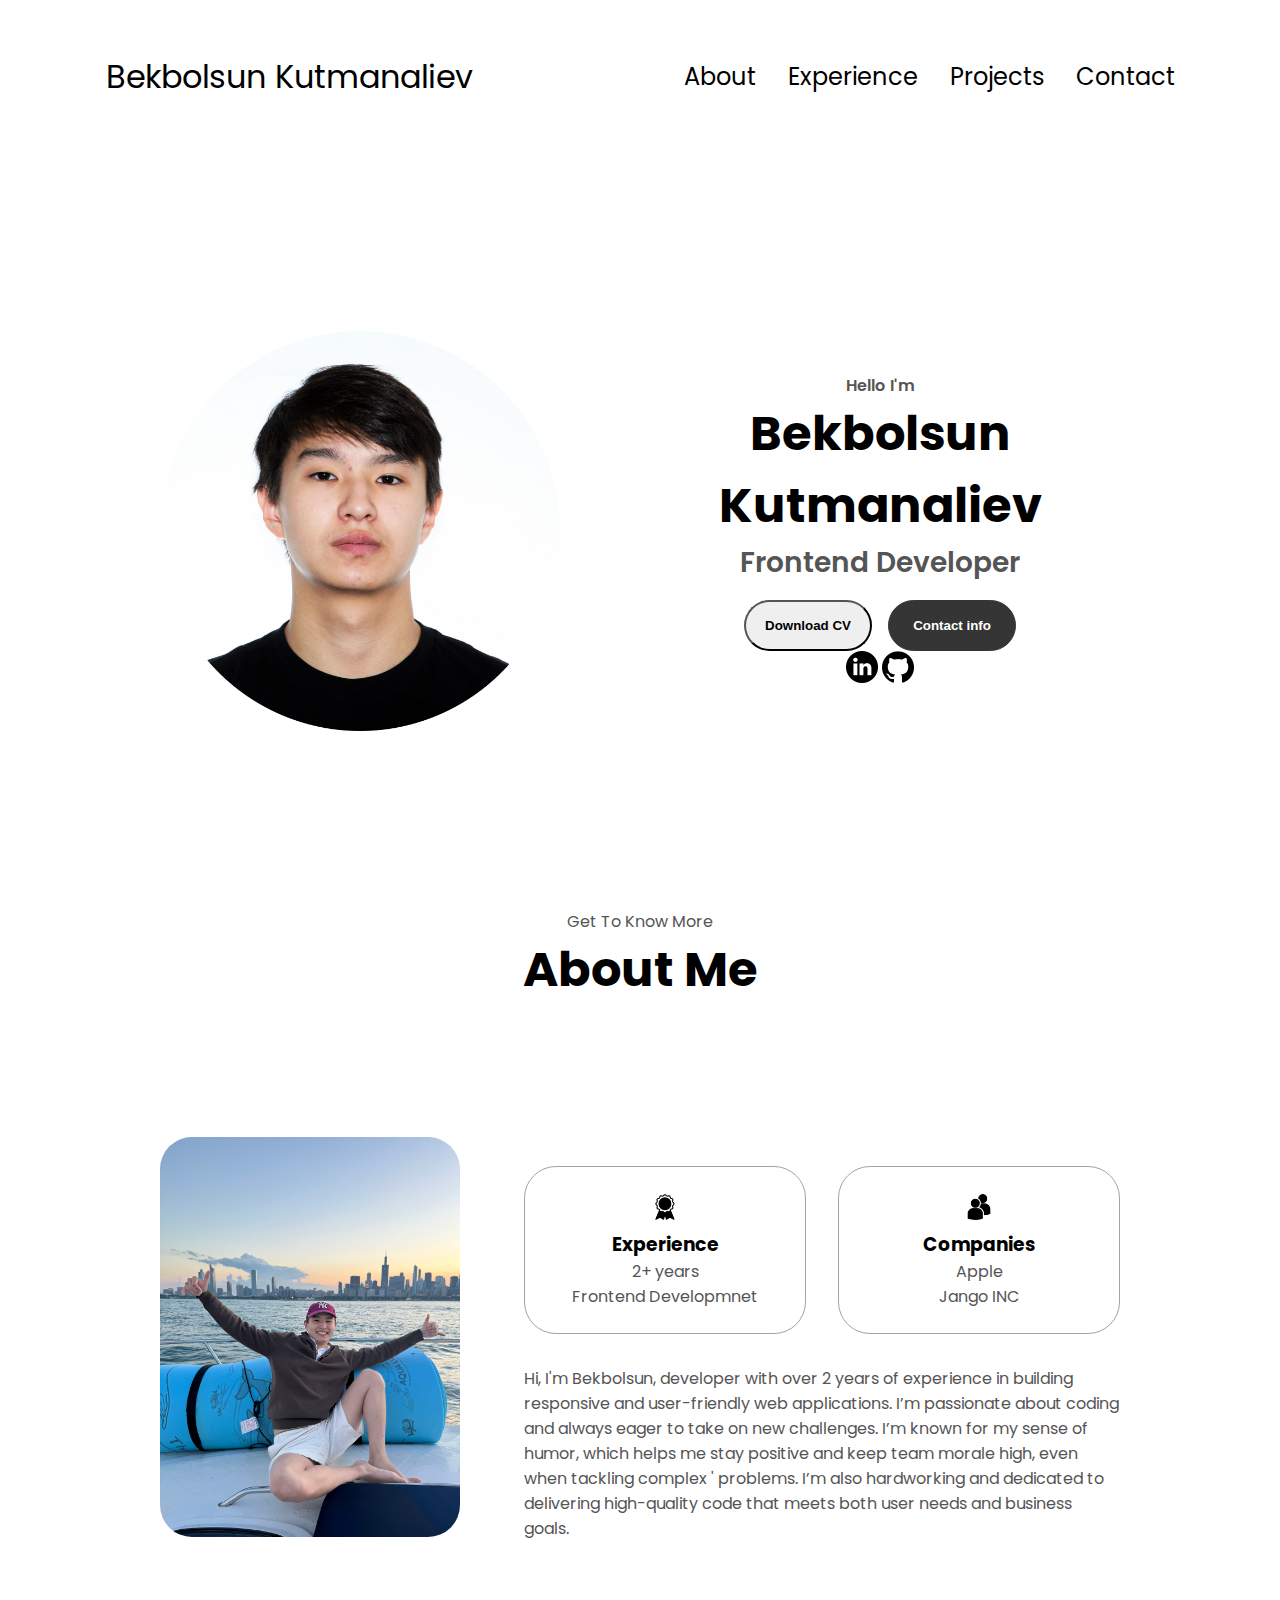
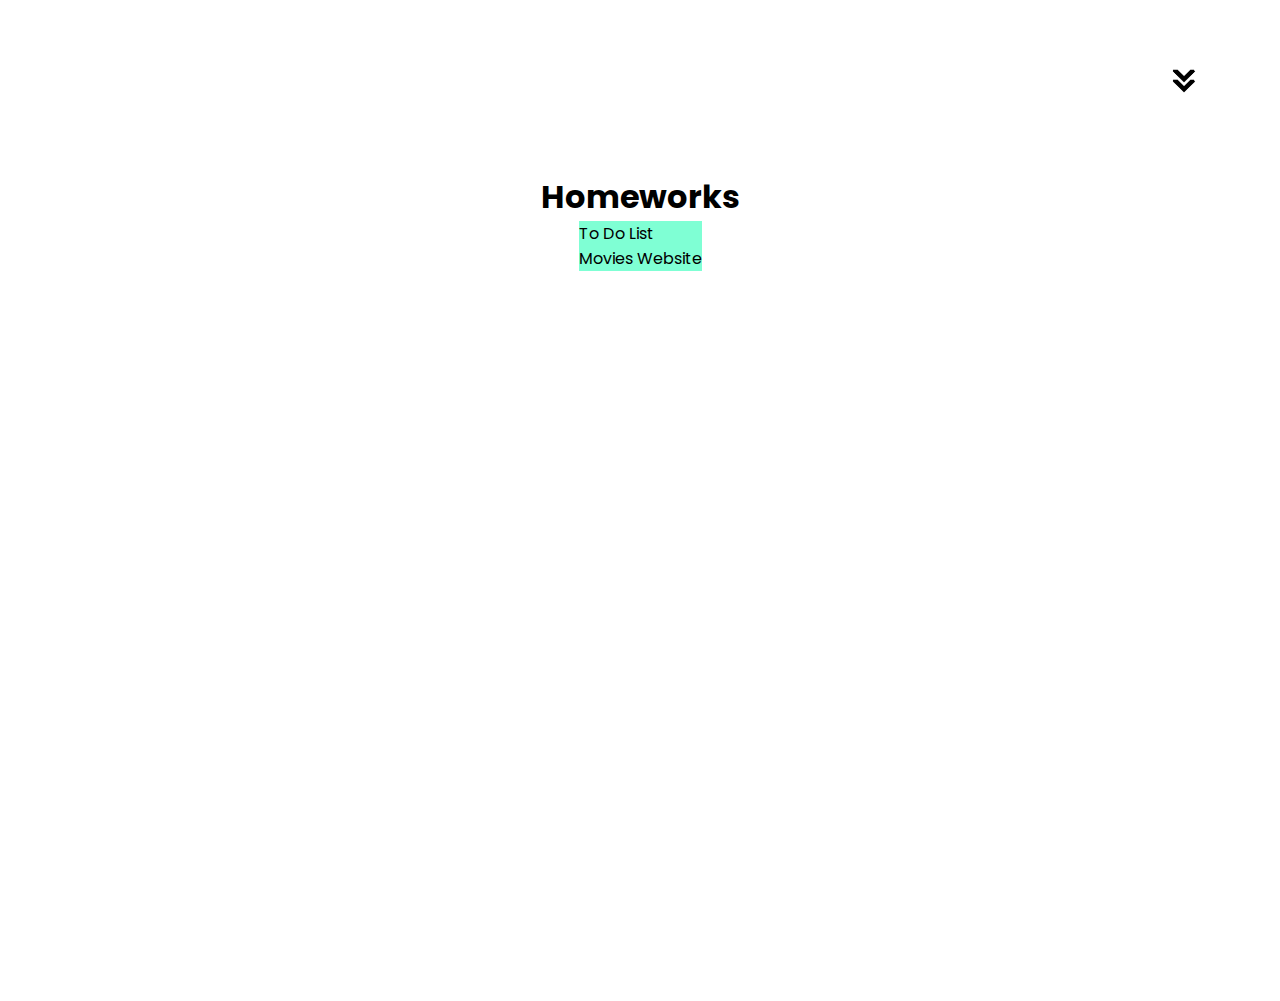
<file: index.html>
<!DOCTYPE html>
<html lang="en">

<head>
    <meta charset="UTF-8">
    <meta name="viewport" content="width=device-width, initial-scale=1.0">
    <title>My Portfolio</title>
    <link rel="stylesheet" href="styles.css">
    <link rel="stylesheet" href="media.css">
</head>

<body>
    <nav id="desktop-nav">
        <div class="logo">Bekbolsun Kutmanaliev</div>
        <div>
            <ul class="nav-links">
                <li><a href="#about">About</a></li>
                <li><a href="#experience">Experience</a></li>
                <li><a href="#projects">Projects</a></li>
                <li><a href="#contact">Contact</a></li>
            </ul>
        </div>
    </nav>
    <nav id="hamburger-nav">
        <div class="logo">Bekbolsun Kutmanaliev</div>
        <div class="hamburger-menu">
        <div class="hamburger-icon" onclick="toggleMenu()">
            <span></span>
            <span></span>
            <span></span>
        </div>
        <div class="menu-links">
            <li><a href="#about" onclick="toggleMenu()" >About</a></li>
            <li><a href="#experience" onclick="toggleMenu()">Experience</a></li>
            <li><a href="#projects" onclick="toggleMenu()">Projects</a></li>
            <li><a href="#contact" onclick="toggleMenu()">Contact</a></li>
        </div>
    </div>
    </nav>
<section id="profile">
<div class="section__pic-container">
    <img src="./assets/profile photo-photoaidcom-cropped.JPG">
</div>
<div class="section__text">
    <p class="sections__text__p1">Hello I'm</p>
    <h1 class="title">Bekbolsun Kutmanaliev</h1>
    <p class="section__text__p2">Frontend Developer</p>
    <div class="btn-container">
        <button class="btn btn-color-2"
        onclick="window.open('./assets/resume-example.pdf')"
        >Download CV</button>
        <button class="btn btn-color-1"
        onclick="location.href='./#contact'"
        >Contact info</button>
    </div>
    <div id="socials-containers">
        <img 
        src="./assets/linkedin.png" 
        alt="My Linkedin profile"
        class="icon" 
        onclick="location.href='https://linkedin.com/'"
        />
        <img 
        src="./assets/github.png" 
        alt="My GitHub profile"
        class="icon" 
        onclick="location.href='https://github.com/'"
        />
    </div>


</div>
</section>
<section id="about">
    <p class="section__text__p1">Get To Know More</p>
    <h1 class="title">About Me</h1>
    <div class="section-container">
        <div class="section__pic-container">
            <img src="./assets/IMG_4102.jpg" alt="Profile picture"
             class="about-pic"
             />
        </div>
        <div class="about-details-container">
            <div class="about-containers">
                <div class="details-container">
                    <img src="./assets/experience.png"
                     alt="Experience icon"
                     class="icon"
                     />
                     <h3>Experience</h3>
                     <p>2+ years <br> Frontend Developmnet</p>
                </div>
                <div class="details-container">
                    <img src="./assets/education.png"
                    alt="Education icon"
                    class="icon"
                    />
                    <h3>Companies</h3>
                    <p>Apple<br> Jango INC</p>
                </div>
            </div>
            <div class="text-container">
                <p>Hi, I'm Bekbolsun, developer with over 2 years 
                    of experience in building responsive and user-friendly web
                     applications. I’m passionate about coding and always eager to 
                     take on new challenges. I’m known for my sense of humor, which helps
                      me stay positive and keep team morale high, even when tackling complex
                      ' problems. I’m also hardworking and dedicated to delivering high-quality code that meets
                       both user needs and business goals.</p>
            </div>
        </div>
    </div>
    <img src="./assets/arrow.png" 
    alt="Arrow icon"
    class="icon arrow"
    onclick="location.href='./#experience'"
    />
</section>
<section id="homeworks">
    <div class="hw-text">
    <h1>Homeworks</h1>
    </div>
    <div class="hw-links">
    <a href="./toDoList/index.html">To Do List</a>
    <a href="./movies/index.html">Movies Website</a>
    </div>
</section>


    <script src="script.js"></script>
</body>

</html>
</file>
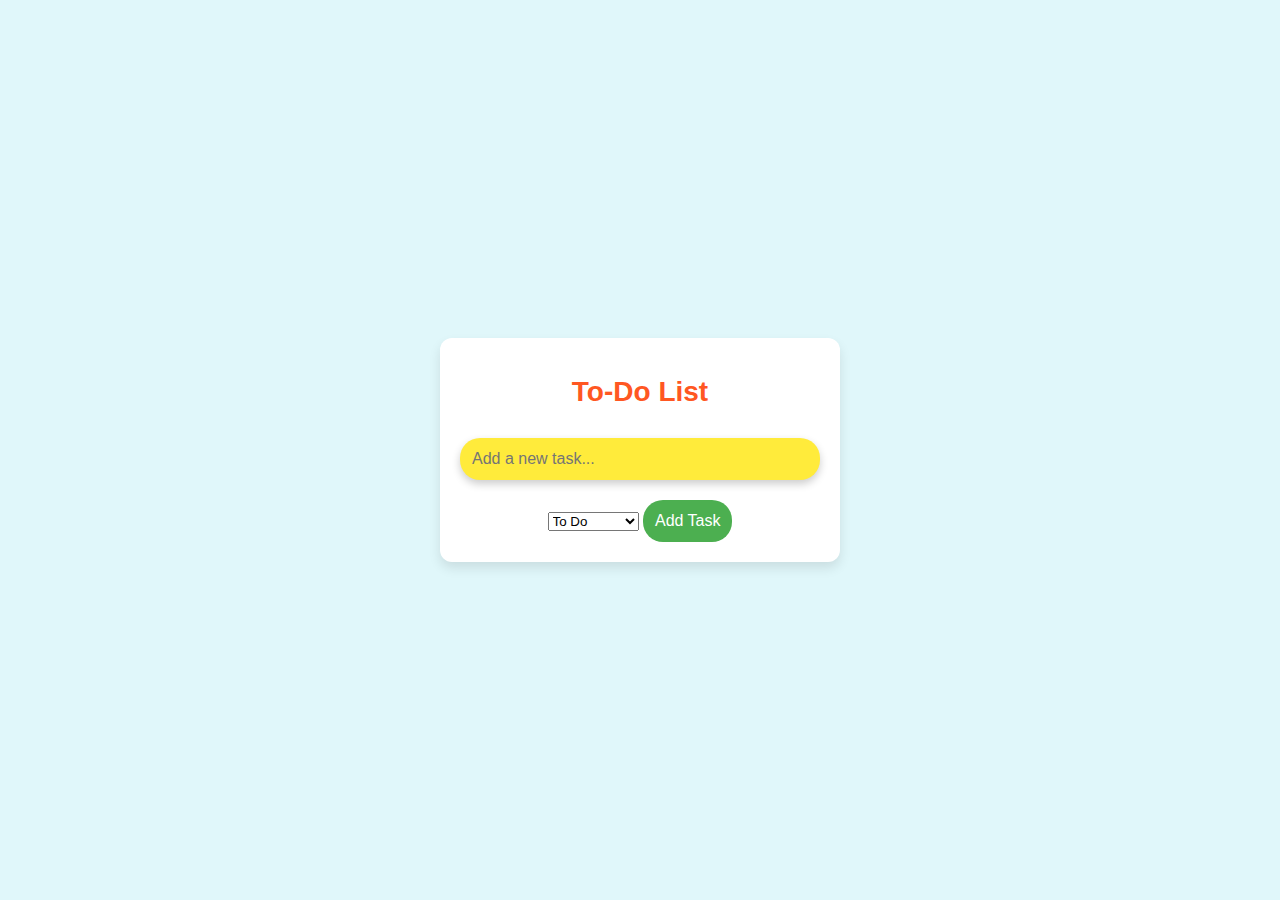
<file: toDoList/index.html>
<!DOCTYPE html>
<html lang="en">
<head>
    <meta charset="UTF-8">
    <meta name="viewport" content="width=device-width, initial-scale=1.0">
    <title>To-Do List</title>
    <link rel="stylesheet" href="styles.css">
</head>
<body>
    <div class="container">
        <h1>To-Do List</h1>
        <div class="input-section">
            <input type="text" id="taskInput" placeholder="Add a new task...">
            <select id="statusSelect">
                <option value="To Do">To Do</option>
                <option value="In Progress">In Progress</option>
                <option value="Done">Done</option>
            </select>
            <button id="addTaskBtn">Add Task</button>
        </div>
        <ul id="taskList">
    
        </ul>
    </div>
    <script src="script.js"></script>
</body>
</html>
</file>
<file: styles.css>
/* General */

@import url('https://fonts.googleapis.com/css2?family=Poppins:ital,wght@0,100;0,200;0,300;0,400;0,500;0,600;0,700;0,800;0,900;1,100;1,200;1,300;1,400;1,500;1,600;1,700;1,800;1,900&display=swap');
* {
    margin: 0;
    padding: 0;
}

body {
    font-family: 'Poppins', sans-serif;
}

html {
    scroll-behavior: smooth;
}

p {
    color: rgb(85, 85, 85);
}

/* Transition */

a, .btn {
    transition: all 300ms ease;
}

/* Desktop Nav */

nav,
.nav-links {
    display: flex;
}

nav {
    justify-content: space-around;
    align-items: center;
    height: 17vh;
}

.nav-links {
    gap: 2rem;
    list-style: none;
    font-size: 1.5rem;
}

a {
    color: black;
    text-decoration: none;
}

a:hover {
    color: grey;
    text-decoration: underline;
    text-underline-offset: 1rem;
    text-decoration-color: rgb(181, 181, 181);
}

.logo {
    font-size: 2rem;
}

.logo-hover {
    cursor: default;
}

/* Hamburger Menu */

#hamburger-nav {
    display: none;
}

.hamburger-menu {
    position: relative;
    display: inline-block;
}

.hamburger-icon {
    display: flex;
    flex-direction: column;
    justify-content: space-between;
    height: 24px;
    width: 30px;
    cursor: pointer;
}

.hamburger-icon span {
    width: 100%;
    height: 2px;
    background-color: black;
    transition: all 0.3s ease-in-out;
}

.menu-links {
    position: absolute;
    top: 100%;
    right: 0;
    background-color: white;
    width: fit-content;
    max-height: 0;
    overflow: hidden;
    transition: max-height 0.3s ease-in-out;
    display: none; /* Initially hidden */
}

.menu-links a {
    display: block;
    padding: 10px;
    text-align: center;
    font-size: 1.5rem;
    color: black;
    text-decoration: none;
    transition: color 0.3s ease;
}

.menu-links li {
    list-style: none;
}

/* When menu is open */

.menu-links.open {
    display: block;
    max-height: 300px; 
}

.hamburger-icon.open span:first-child {
    transform: rotate(45deg) translate(5px, 6px); 
}

.hamburger-icon.open span:nth-child(2) {
    opacity: 0;
}

.hamburger-icon.open span:last-child {
    transform: rotate(-45deg) translate(5px, -6px); 
}

/*Sections*/

section {
    padding-top: 4vh;
    height: 96vh;
    margin: 0 10rem;
    box-sizing: border-box;
    min-height: fit-content;
}

.section-container {
    display: flex;
}

/* Profile section */

#profile {
    display: flex;
    justify-content: center;
    gap: 5rem;
    height: 80vh;
}

.section__pic-container {
    display: flex;
    height:400px;
    width: 400px;
    margin: auto 0;
}

.section__text {
    align-self: center;
    text-align: center;
}

.section__text p {
    font-weight: 600;
}

.section__text__p1 {
    text-align: center;
}
.section__text__p2 {
   font-size: 1.75rem;
   margin-bottom: 1rem;
}

.title {
    font-size: 3rem;
    text-align: center;

}

#socials-container {
    display: flex;
    justify-content: center;
    margin-top: 1rem;
    gap: 1rem;
}

/* Icons */

.icon {
    cursor: pointer;
    height: 2rem;
}

/* Buttons  */

.btn-container {
    display: flex;
    justify-content: center;
    gap: 1rem;
}

.btn {
    font-weight: 600;
    transition: all 300ms ease;
    padding: 1rem;
    width: 8rem;
    border-radius: 2rem;
}

.btn-color-1, 
btn-color-2 {
    border: rgb(53,53,53)0.1rem solid;
}
.btn-color-1:hover, 
btn-color-2:hover {
    cursor: pointer
}
.btn-color-1, 
btn-color-2:hover {
    background: rgb(53,53,53);
    color: white;
}

.btn-color-1:hover {
background-color: rgb(0,0,0);
}

btn-color-2 {
    background-color: none;
}

.btn-color-2:hover {
    border:rgb(255,255,255)01.rem solid;
}

.btn-container {
    gap: 1rem
}

/* Abot section  */

#about {
    position: relative;
}

.about-containers{
    gap: 2rem;
    margin-bottom: 2rem;
    margin-top: 2rem;
}

.about-details-container {
    justify-content: center;
    flex-direction: column;
}

.about-containers,
.about-details-container {
    display: flex;
}

.about-pic {
    border-radius: 2rem;
}

.arrow {
    position: absolute;
    right: -5rem;
    bottom:2.5rem;
}

.details-container {
    padding: 1.5rem;
    flex: 1;
    background-color: white;
    border-radius: 2rem;
    border: rgb(53,53,53) 0.1rem solid;
    border-color: rgb(163,163,163);
    text-align: center;
}

.section-container {
    gap: 4rem;
    height: 80%;
}

.section__pic-container {
    height: 400px;
    width: 400px;
    margin: auto 0;
}

/*  Homework sections  */

#homeworks {
    display: flex;
    align-items: center;
    flex-direction: column;
    
}

.hw-links {
    display: flex;
    flex-direction: column;
    background-color: aquamarine;
   
}
</file>
<file: media.css>
@media screen and (max-width: 1200px) {
   #desktop-nav {
    display: none;
  }
  #hamburger-nav {
    display: flex;
  }
}
</file>
<file: toDoList/styles.css>
body {
    font-family: 'Comic Sans MS', cursive, sans-serif;
    background: #e0f7fa; 
    color: #333;
    display: flex;
    justify-content: center;
    align-items: center;
    height: 100vh;
    margin: 0;
}

.container {
    background: #ffffff;
    border-radius: 12px;
    box-shadow: 0 6px 12px rgba(0, 0, 0, 0.1);
    max-width: 400px;
    width: 100%;
    padding: 20px;
    box-sizing: border-box;
    text-align: center;
}

h1 {
    color: #ff5722; 
    margin-bottom: 20px;
    font-size: 28px;
    font-weight: bold;
}

input, button {
    border: none;
    border-radius: 20px; 
    padding: 12px;
    font-size: 16px;
    outline: none;
    margin-top: 10px;
}

input {
    width: calc(100% - 24px);
    margin-bottom: 10px;
    background: #ffeb3b; 
    box-shadow: 0 4px 8px rgba(0, 0, 0, 0.2);
}

button {
    background: #4caf50; 
    color: #fff;
    cursor: pointer;
    transition: background 0.3s ease;
}

button:hover {
    background: #388e3c; 
}

ul {
    list-style: none;
    padding: 0;
    margin: 0;
}

li {
    background: #ffffff;
    border: 2px solid #4caf50;
    border-radius: 12px;
    padding: 10px;
    margin-bottom: 10px;
    display: flex;
    justify-content: space-between;
    align-items: center;
    box-shadow: 0 4px 8px rgba(0, 0, 0, 0.1);
    transition: background 0.3s ease;
}

.task-text {
    flex: 1;
    margin-right: 10px;
    color: #333;
    font-weight: bold;
}

.delete-btn {
    background: #f44336; 
    color: #fff;
    border: none;
    padding: 8px 12px;
    border-radius: 40%;
    cursor: pointer;
    transition: background 0.3s ease;
    font-size: 14px;
}
</file>
